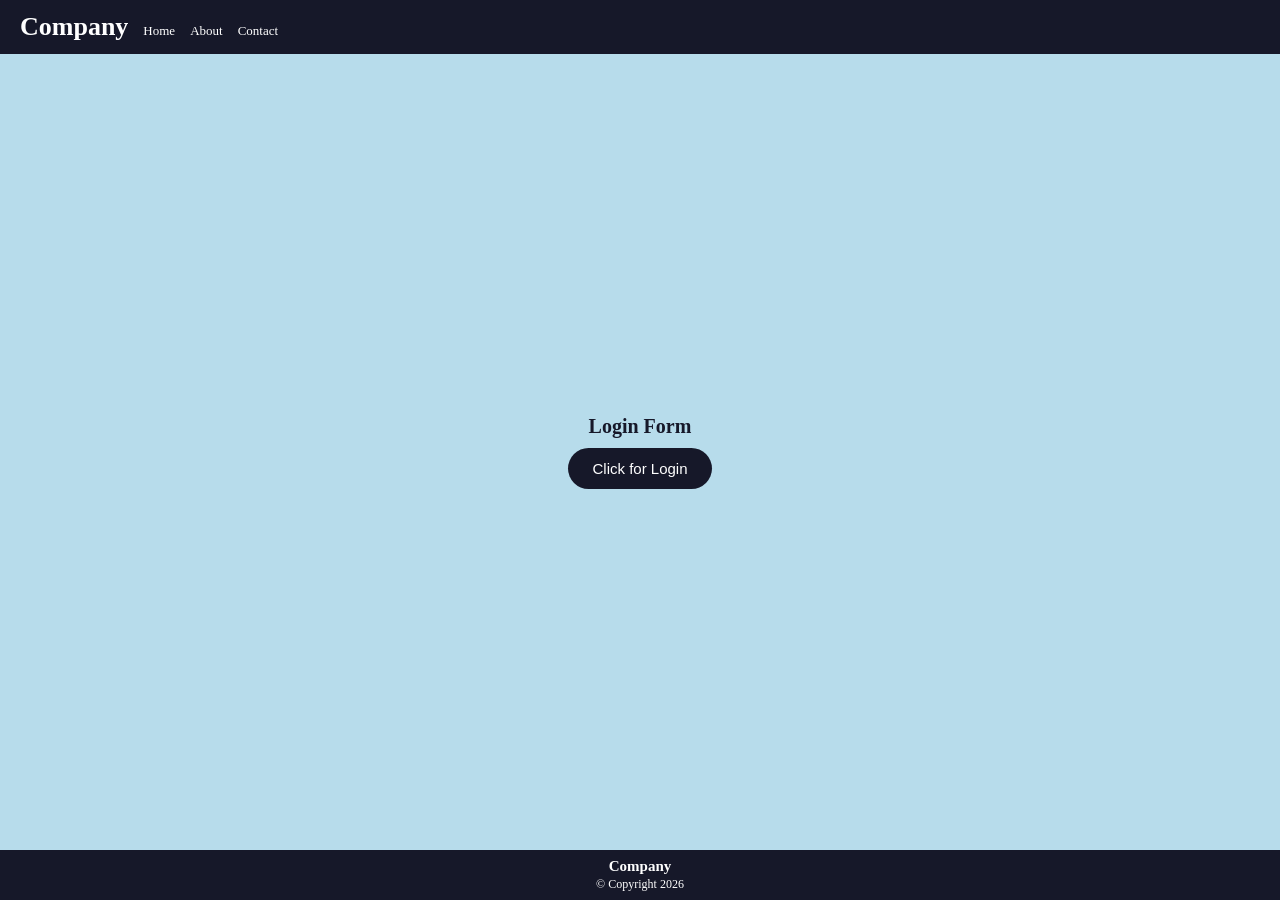
<file: github+git/index.html>
<!DOCTYPE html>
<html lang="en">
<head>
    <meta charset="UTF-8">
    <meta name="viewport" content="width=device-width, initial-scale=1.0">
    <title>Document</title>
</head>
<body>
<!DOCTYPE html>
<html lang="en">
<head>
  <meta charset="UTF-8">
  <meta name="viewport" content="width=device-width, initial-scale=1.0">
  <title>Document</title>
  <link rel="stylesheet" href="style.css">
</head>
<body>

  <!-- Yuqori qism (Navbar) -->
  <header>
    <div class="logo">Company</div>
    <nav>
      <a href="#">Home</a>
      <a href="#">About</a>
      <a href="#">Contact</a>
    </nav>
  </header>

  <!-- Asosiy markaziy qism -->
  <main>
    <div class="login-box">
      <h2>Login Form</h2>
      <button type="button">Click for Login</button>
    </div>
  </main>

  <!-- Pastki qism (Footer) -->
  <footer>
    <p class="footer-logo">Company</p>
    <p class="copyright">&copy; Copyright 2026</p>
  </footer>

</body>
</html>
</body>
</html>
</file>
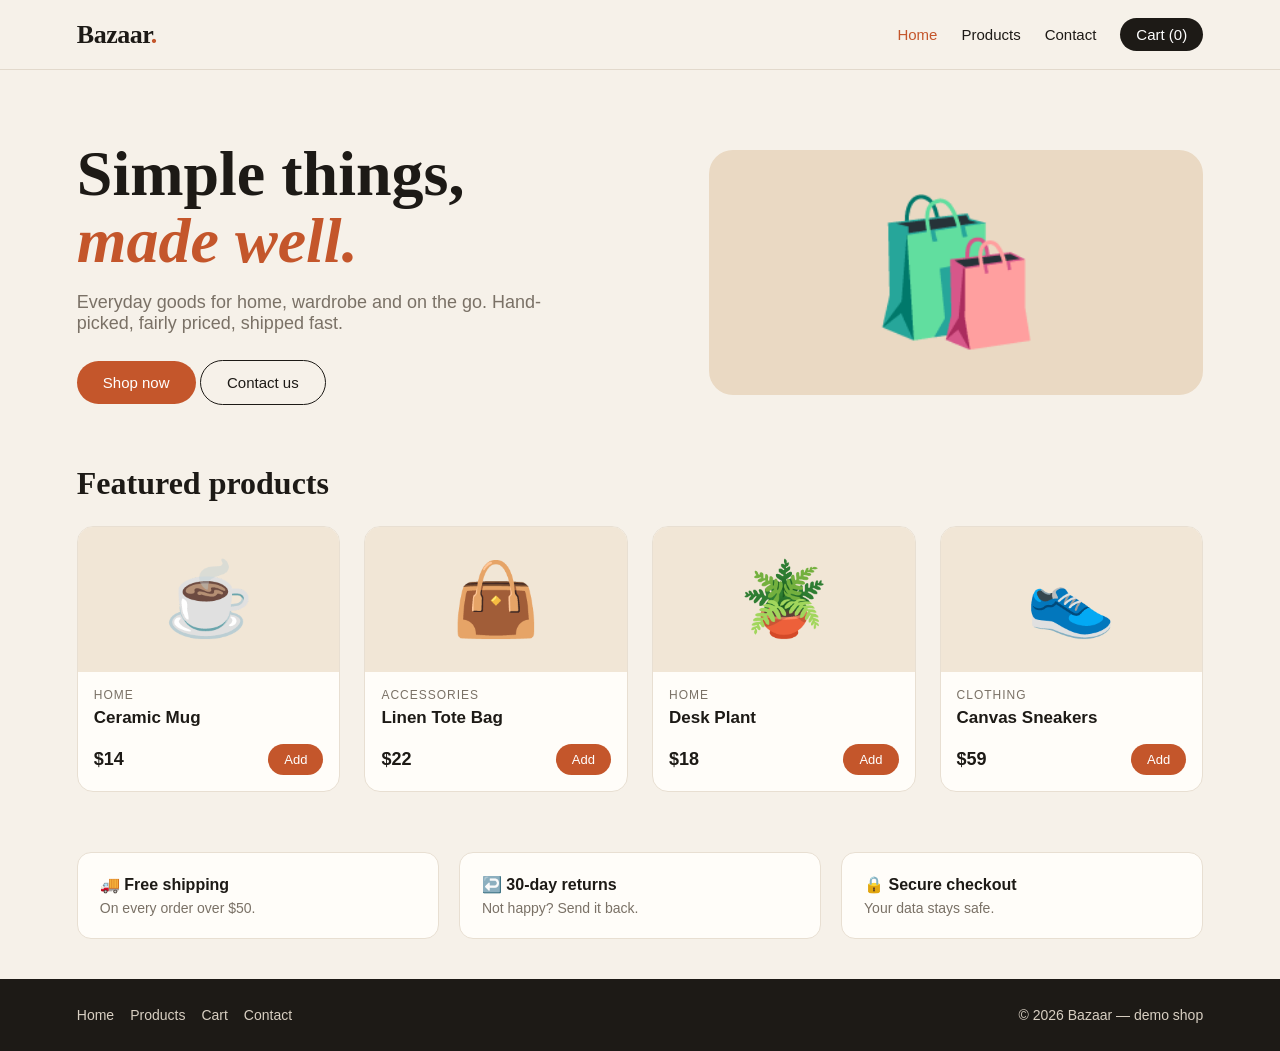
<file: shop/index.html>
<!DOCTYPE html>
<html lang="en">
<head>
  <meta charset="UTF-8">
  <meta name="viewport" content="width=device-width, initial-scale=1.0">
  <title>Home — Bazaar</title>
  <link rel="stylesheet" href="style.css">
</head>
<body>
  <header>
    <a class="logo" href="index.html">Bazaar<span>.</span></a>
    <nav>
      <a href="index.html" class="active">Home</a>
      <a href="products.html">Products</a>
      <a href="contact.html">Contact</a>
      <a class="cart-link" href="cart.html">Cart (<span class="count">0</span>)</a>
    </nav>
  </header>
  <main>
    <section class="hero">
      <div>
        <h1>Simple things,<br><em>made well.</em></h1>
        <p>Everyday goods for home, wardrobe and on the go. Hand-picked, fairly priced, shipped fast.</p>
        <a class="btn" href="products.html">Shop now</a>
        <a class="btn outline" href="contact.html">Contact us</a>
      </div>
      <div class="hero-art">🛍️</div>
    </section>
    <h2>Featured products</h2>
    <div class="grid" id="featured"></div>
    <section class="features">
      <div><b>🚚 Free shipping</b><p>On every order over $50.</p></div>
      <div><b>↩️ 30-day returns</b><p>Not happy? Send it back.</p></div>
      <div><b>🔒 Secure checkout</b><p>Your data stays safe.</p></div>
    </section>
  </main>
  <footer>
    <div><a href="index.html">Home</a><a href="products.html">Products</a><a href="cart.html">Cart</a><a href="contact.html">Contact</a></div>
    <div>&copy; 2026 Bazaar — demo shop</div>
  </footer>
  <script src="script.js"></script>
</body>
</html>
</file>
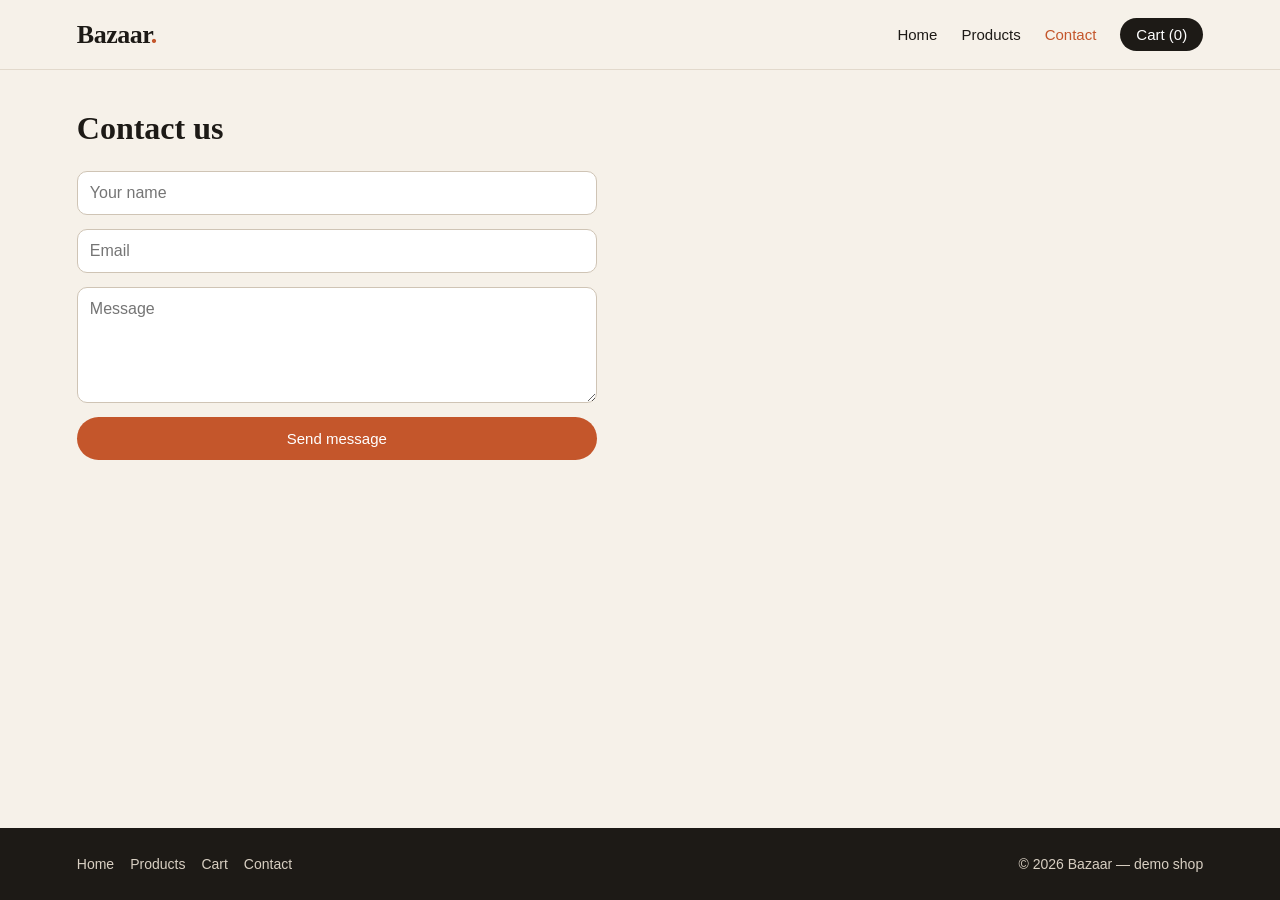
<file: shop/contact.html>
<!DOCTYPE html>
<html lang="en">
<head>
  <meta charset="UTF-8">
  <meta name="viewport" content="width=device-width, initial-scale=1.0">
  <title>Contact — Bazaar</title>
  <link rel="stylesheet" href="style.css">
</head>
<body>
  <header>
    <a class="logo" href="index.html">Bazaar<span>.</span></a>
    <nav>
      <a href="index.html">Home</a>
      <a href="products.html">Products</a>
      <a href="contact.html" class="active">Contact</a>
      <a class="cart-link" href="cart.html">Cart (<span class="count">0</span>)</a>
    </nav>
  </header>
  <main>
    <h2>Contact us</h2>
    <form id="contact">
      <input placeholder="Your name" required>
      <input type="email" placeholder="Email" required>
      <textarea rows="5" placeholder="Message" required></textarea>
      <button class="btn" type="submit">Send message</button>
    </form>
    <div class="notice">Thanks! This is a demo, so your message was not actually sent.</div>
  </main>
  <footer>
    <div><a href="index.html">Home</a><a href="products.html">Products</a><a href="cart.html">Cart</a><a href="contact.html">Contact</a></div>
    <div>&copy; 2026 Bazaar — demo shop</div>
  </footer>
  <script src="script.js"></script>
</body>
</html>
</file>
<file: github+git/style.css>
* {
  margin: 0;
  padding: 0;
  box-sizing: border-box;
}

body {
  display: flex;
  flex-direction: column;
  min-height: 100vh;
  font-family: Georgia, 'Times New Roman', Times, serif;
}

/* Header (Navbar) dizayni */
header {
  background-color: #161829;
  color: #ffffff;
  display: flex;
  align-items: baseline;
  padding: 12px 20px;
  gap: 15px;
}

.logo {
  font-size: 26px;
  font-weight: bold;
}

nav {
  display: flex;
  gap: 15px;
}

nav a {
  color: #ffffff;
  text-decoration: none;
  font-size: 13px;
}

nav a:hover {
  text-decoration: underline;
}

/* Main (Asosiy qism) dizayni */
main {
  flex: 1;
  background-color: #b7dceb;
  display: flex;
  justify-content: center;
  align-items: center;
}

.login-box {
  text-align: center;
}

.login-box h2 {
  font-size: 20px;
  color: #161829;
  margin-bottom: 10px;
  font-weight: bold;
}

.login-box button {
  background-color: #161829;
  color: #ffffff;
  border: none;
  padding: 12px 24px;
  font-size: 15px;
  border-radius: 25px;
  cursor: pointer;
  font-family: Arial, sans-serif;
  transition: background-color 0.3s ease;
}

.login-box button:hover {
  background-color: #272b47;
}

/* Footer (Pastki qism) dizayni */
footer {
  background-color: #161829;
  color: #ffffff;
  text-align: center;
  padding: 8px 0;
}

.footer-logo {
  font-size: 15px;
  font-weight: bold;
}

.copyright {
  font-size: 12px;
  margin-top: 2px;
}
</file>
<file: shop/style.css>
*{margin:0;padding:0;box-sizing:border-box}
:root{--ink:#1d1a16;--paper:#f6f1e9;--accent:#c4562b;--muted:#7a7166;--card:#fffdf9}
body{font-family:"Helvetica Neue",Arial,sans-serif;background:var(--paper);color:var(--ink);min-height:100vh;display:flex;flex-direction:column}
a{color:inherit}
header{display:flex;align-items:center;justify-content:space-between;padding:18px 6vw;border-bottom:1px solid #e2d9cc;background:var(--paper);position:sticky;top:0;z-index:5}
.logo{font-family:Georgia,serif;font-size:26px;font-weight:bold;text-decoration:none;letter-spacing:-.5px}
.logo span{color:var(--accent)}
nav{display:flex;gap:24px;align-items:center}
nav a{text-decoration:none;font-size:15px}
nav a:hover,nav a.active{color:var(--accent)}
.cart-link{background:var(--ink);color:#fff;padding:8px 16px;border-radius:20px}
.cart-link:hover{background:var(--accent);color:#fff}
main{flex:1;padding:40px 6vw}
.hero{display:grid;grid-template-columns:1.2fr 1fr;gap:40px;align-items:center;padding:30px 0 60px}
.hero h1{font-family:Georgia,serif;font-size:clamp(36px,6vw,64px);line-height:1.05;margin-bottom:18px}
.hero h1 em{color:var(--accent)}
.hero p{color:var(--muted);font-size:18px;margin-bottom:26px;max-width:480px}
.hero-art{font-size:140px;text-align:center;background:#ead9c3;border-radius:24px;padding:40px}
.btn{display:inline-block;background:var(--accent);color:#fff;border:none;padding:13px 26px;border-radius:26px;font-size:15px;cursor:pointer;text-decoration:none;transition:.2s}
.btn:hover{background:var(--ink)}
.btn.outline{background:transparent;color:var(--ink);border:1px solid var(--ink)}
.btn.outline:hover{background:var(--ink);color:#fff}
h2{font-family:Georgia,serif;font-size:32px;margin-bottom:24px}
.grid{display:grid;grid-template-columns:repeat(auto-fill,minmax(220px,1fr));gap:24px}
.card{background:var(--card);border:1px solid #e8dfd2;border-radius:16px;overflow:hidden;display:flex;flex-direction:column;transition:.2s}
.card:hover{transform:translateY(-4px);box-shadow:0 10px 24px rgba(0,0,0,.07)}
.card .img{font-size:72px;text-align:center;padding:30px 0;background:#f1e6d6}
.card .body{padding:16px;display:flex;flex-direction:column;gap:6px;flex:1}
.card h3{font-size:17px}
.card .cat{font-size:12px;text-transform:uppercase;letter-spacing:1px;color:var(--muted)}
.card .row{display:flex;justify-content:space-between;align-items:center;margin-top:auto;padding-top:10px}
.price{font-weight:bold;font-size:18px}
.card button{padding:8px 16px;font-size:13px}
.filters{display:flex;gap:10px;flex-wrap:wrap;margin-bottom:24px}
.filters button{background:transparent;border:1px solid #cfc4b5;padding:7px 16px;border-radius:20px;cursor:pointer;font-size:14px}
.filters button.on{background:var(--ink);color:#fff;border-color:var(--ink)}
.features{display:grid;grid-template-columns:repeat(3,1fr);gap:20px;margin-top:60px}
.features div{background:var(--card);padding:22px;border-radius:14px;border:1px solid #e8dfd2}
.features b{display:block;margin-bottom:6px}
.features p{color:var(--muted);font-size:14px}
.cart-table{width:100%;border-collapse:collapse;background:var(--card);border-radius:14px;overflow:hidden}
.cart-table td,.cart-table th{padding:14px;text-align:left;border-bottom:1px solid #eee4d6}
.cart-table .qty button{width:28px;height:28px;border-radius:50%;border:1px solid #ccc;background:#fff;cursor:pointer}
.summary{margin-top:24px;display:flex;justify-content:flex-end;gap:20px;align-items:center;font-size:20px}
.empty{text-align:center;padding:60px;color:var(--muted)}
form{max-width:520px;display:flex;flex-direction:column;gap:14px}
input,textarea{padding:12px;border:1px solid #cfc4b5;border-radius:10px;font:inherit;background:#fff}
.notice{background:#e7f2e4;border:1px solid #b7d6ae;padding:14px;border-radius:10px;margin-top:14px;display:none}
.toast{position:fixed;bottom:24px;left:50%;transform:translateX(-50%) translateY(100px);background:var(--ink);color:#fff;padding:12px 22px;border-radius:24px;transition:.3s}
.toast.show{transform:translateX(-50%) translateY(0)}
footer{background:var(--ink);color:#d8cfc2;padding:28px 6vw;display:flex;justify-content:space-between;flex-wrap:wrap;gap:12px;font-size:14px}
footer a{margin-right:16px;text-decoration:none}
footer a:hover{color:#fff}
@media(max-width:720px){.hero{grid-template-columns:1fr}.hero-art{font-size:90px}.features{grid-template-columns:1fr}nav{gap:12px}nav a{font-size:13px}}
</file>
